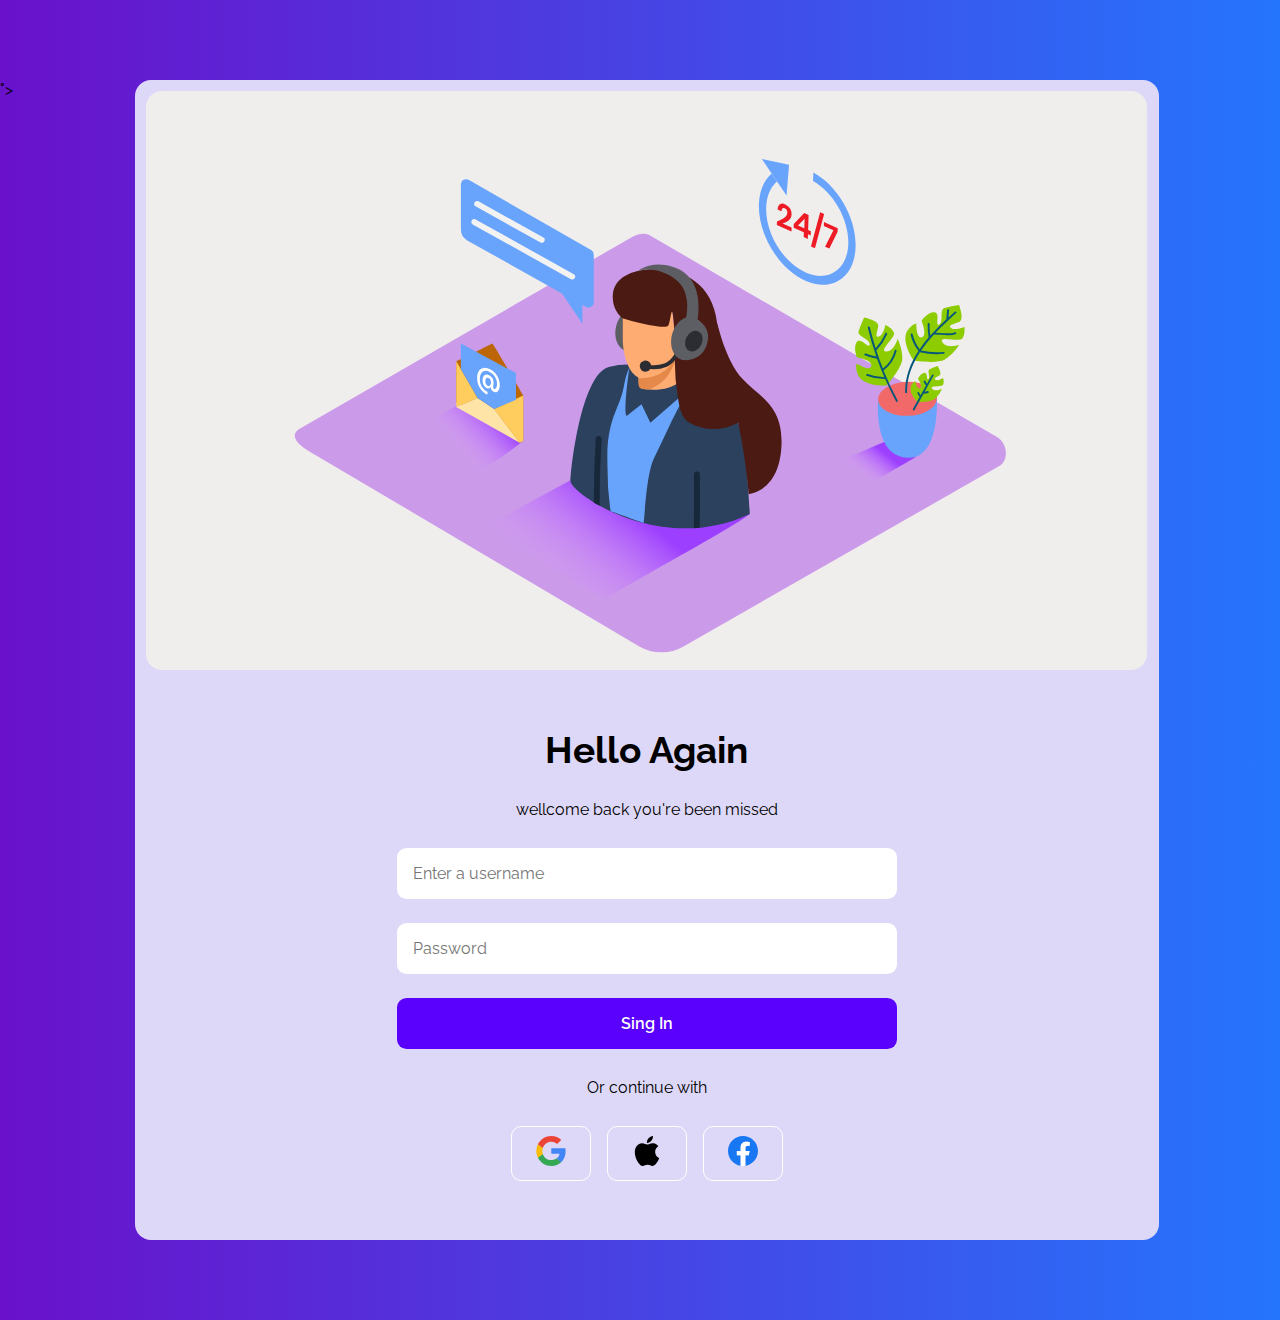
<file: index.html>
<!DOCTYPE html>
<html lang="es">
<head>
    <meta charset="UTF-8">
    <meta http-equiv="X-UA-Compatible" content="IE=edge">
    <meta name="viewport" content="width=device-width, initial-scale=1.0">
    <title>FormularioCss</title>
    <link rel="stylesheet" href="style.css"> 
    <link rel="preconnect" href="https://fonts.gstatic.com" crossorigin>
    <link href="https://fonts.googleapis.com/css2?family=Open+Sans:wght@600;700&family=Raleway:ital,wght@0,300;0,600;1,400&family=Roboto:wght@300;400;700&display=swap" rel="stylesheet">">  
</head>
<body>
    <section class="main">

        <figure class="main_figure">
            <img src="./img/Customer service_Isometric.svg" class="main_img">
        </figure>

        <div class="main_contact">

            <h2 class="main_title">Hello Again</h2>
            <p class="main_paragraph">wellcome back you're been missed</p>
            
             <form class="main_form">
                <input type="text" placeholder="Enter a username" 
                class="main_input">

                <input type="password" placeholder="Password" 
                class="main_input">

                <input type="submit" value="Sing In" 
                class="main_input main_input--send">
             </form>

             <p class="main_paragraph">Or continue with</p>

             <article class="main_social">
                <a href="#" class="main_link">
                    <img src="./img/google-icon.svg" 
                    class="main_icon">
                </a>

                <a href="#" class="main_link">
                    <img src="./img/apple.svg" 
                    class="main_icon">
                </a>

                <a href="#" class="main_link">
                    <img src="./img/facebook.svg" 
                    class="main_icon">
                </a>
             </article>
        </div>

    </section>
    
</body>
</html>
</file>
<file: style.css>
@import url('https://fonts.googleapis.com/css2?family=Open+Sans:wght@600;700&family=Raleway:ital,wght@0,300;0,600;1,400&family=Roboto:wght@300;400;700&display=swap');

*{
    margin: 0;
    box-sizing: border-box;
}

body{
    font-family: 'Raleway', sans-serif;
    min-height: 600px;
    padding: 80px 0;
    background-image: linear-gradient(to right, #6a11cb 0%, #2575fc 100%);
    background-color: #2575fc;
    background-repeat: no-repeat;
    display: flex;
}

.main{
    margin: auto;
    background-color: rgb(222, 216, 248);
    width: 90%;
    overflow: hidden;
    padding: .7em;
    border-radius: 1em;
    max-width: 80vw;
    display: grid;
    grid-auto-rows: max-content;
    grid-template-columns: repet(auto-fit, minmax(310px, 1fr));
    gap: .6em ;

    animation: mostrar 1.5s ease-in-out; 
   
}

@keyframes mostrar {
    0%{
        opacity: 0;
    }

    100%{
        opacity: 1;
    }
}

.main_figure{
    overflow: hidden;
    border-radius: 1em;
    background-color: rgb(240, 237, 237) ;
    display: flex;
}

.main_img{
    margin: auto;
    width: 80%;
    max-width: 60vw;
}

.main_contact{
    display: flex;
    flex-direction: column;
    justify-content: center;
    gap: 1.5em;
    padding: 3em .7em;
    text-align: center;
}

.main_form{
    display: grid;
    justify-items: center;
    gap: 1.5em;
    
}

.main_input{
    width: 80%;
    max-width: 500px;
    outline: none;
    border: none;
    padding: 1em;
    font: inherit;
    border-radius: .6em;
}

.main_input--send{
    background-color: #5901fc;
    color: #fff;
    font-weight: 600;
}

.main_title{
    font-size: 2.3rem;
}

.main_paragraph{
    margin: .3em 0;
}

.main_social{
    display: grid;
    grid-auto-flow: column;
    justify-content: center;
    grid-auto-columns: max-content;
    gap: 1em;
}


.main_link{
    border: 1px solid #fff;
    border-radius: 10px;
    padding: .6em 1.5em;
}

.main_link:hover{
    background-color: #fff;
}

.main_icon{
    width: 30px;
    height: 30px;
}
</file>
